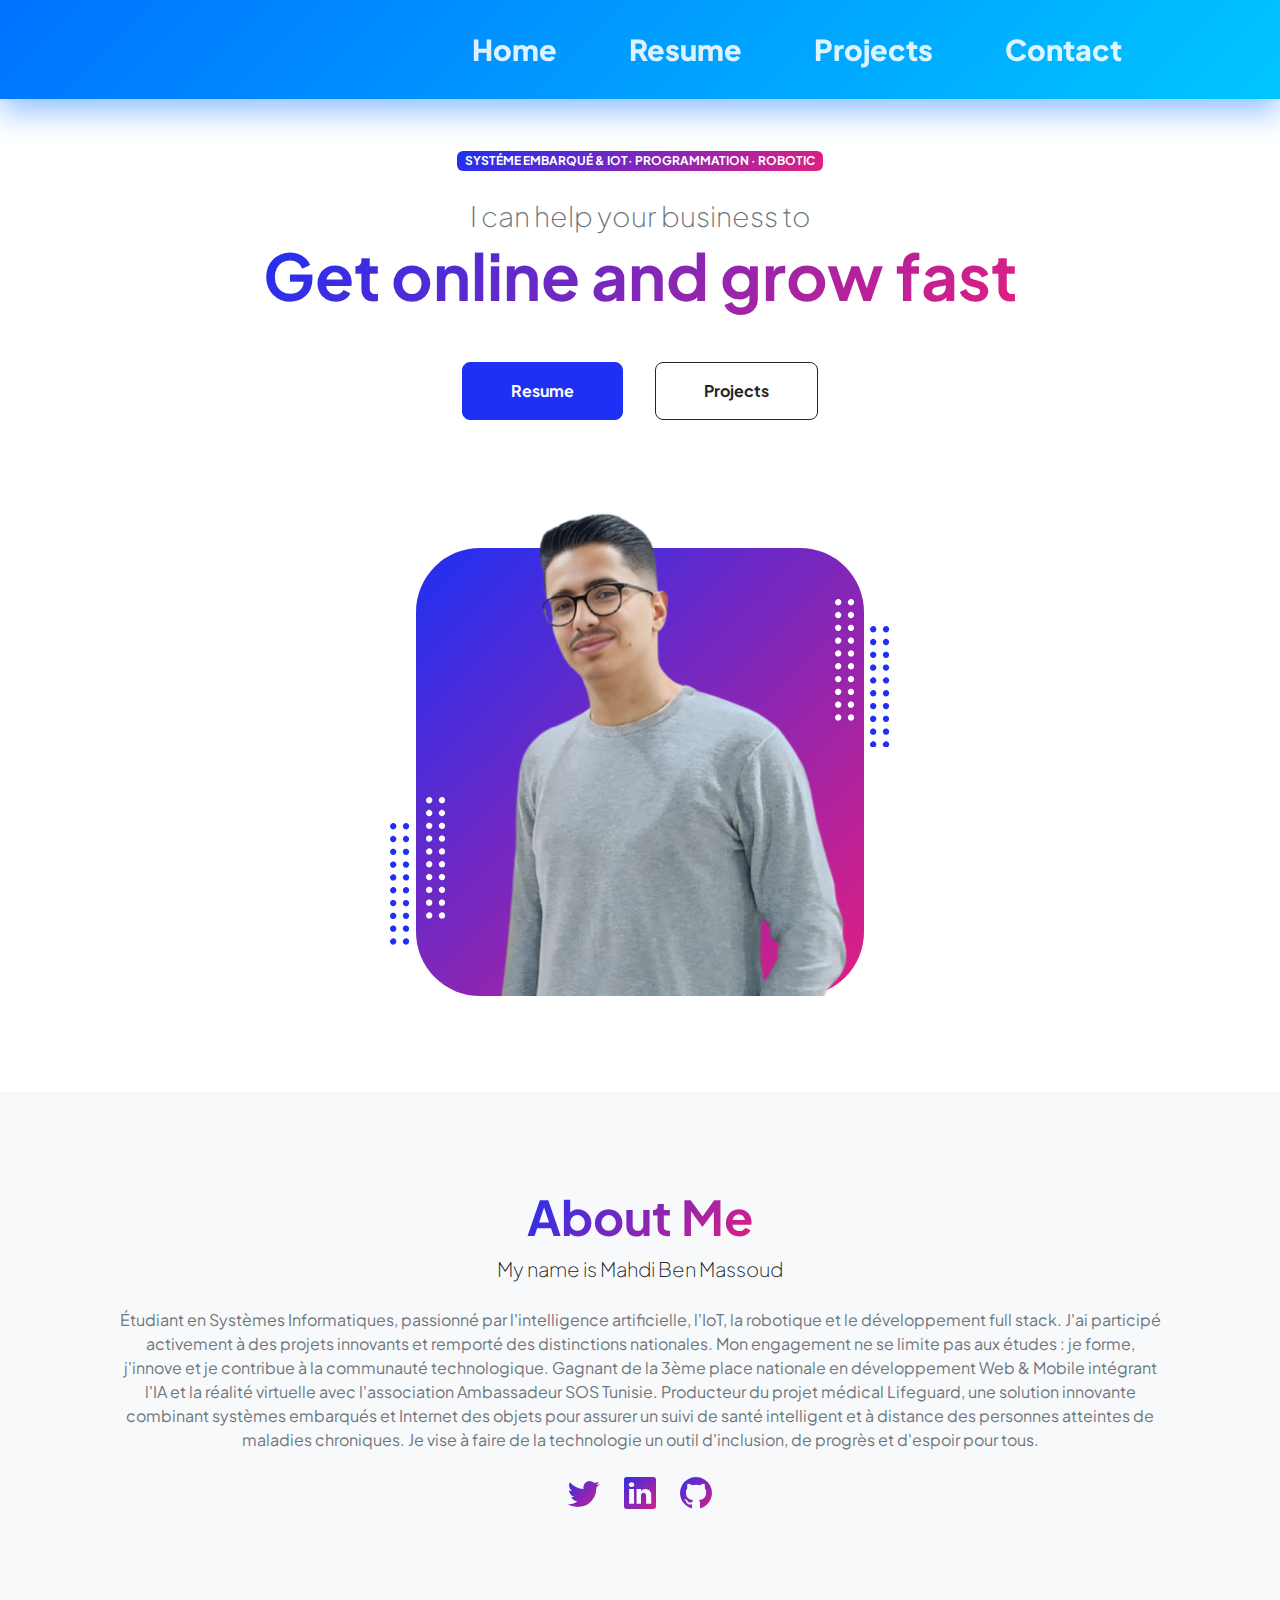
<file: index.html>
<!DOCTYPE html>
<html lang="en">
    <head>
        <meta charset="utf-8" />
        <meta name="viewport" content="width=device-width, initial-scale=1, shrink-to-fit=no" />
        <meta name="description" content="" />
        <meta name="author" content="" />
        <title>Personal - Start Bootstrap Theme</title>
        <!-- Favicon-->
        <link rel="icon" type="image/x-icon" href="assets/favicon.ico" />
        <!-- Custom Google font-->
        <link rel="preconnect" href="https://fonts.googleapis.com" />
        <link rel="preconnect" href="https://fonts.gstatic.com" crossorigin />
        <link href="https://fonts.googleapis.com/css2?family=Plus+Jakarta+Sans:wght@100;200;300;400;500;600;700;800;900&amp;display=swap" rel="stylesheet" />
        <!-- Bootstrap icons-->
        <link href="https://cdn.jsdelivr.net/npm/bootstrap-icons@1.8.1/font/bootstrap-icons.css" rel="stylesheet" />
        <!-- Core theme CSS (includes Bootstrap)-->
        <link href="css/styles.css" rel="stylesheet" />
    </head>
    <body class="d-flex flex-column h-100">
        <main class="flex-shrink-0">
            <!-- Navigation-->
            <nav class="navbar navbar-expand-lg navbar-light bg-white py-3">
                <div class="container px-5">
                    <a class="navbar-brand" href="index.html"><span class="fw-bolder text-primary"></span></a>
                    <button class="navbar-toggler" type="button" data-bs-toggle="collapse" data-bs-target="#navbarSupportedContent" aria-controls="navbarSupportedContent" aria-expanded="false" aria-label="Toggle navigation"><span class="navbar-toggler-icon"></span></button>
                    <div class="collapse navbar-collapse" id="navbarSupportedContent">
                        <ul class="navbar-nav ms-auto mb-2 mb-lg-0 small fw-bolder">
                            <li class="nav-item"><a class="nav-link" href="index.html">Home</a></li>
                            <li class="nav-item"><a class="nav-link" href="resume.html">Resume</a></li>
                            <li class="nav-item"><a class="nav-link" href="projects.html">Projects</a></li>
                            <li class="nav-item"><a class="nav-link" href="contact.html">Contact</a></li>
                        </ul>
                    </div>
                </div>
            </nav>
            <!-- Header-->
            <header class="py-5">
                <div class="container px-5 pb-5">
                    <div class="row gx-5 align-items-center">
                        <div class="col-xxl-5">
                            <!-- Header text content-->
                            <div class="text-center text-xxl-start">
                                <div class="badge bg-gradient-primary-to-secondary text-white mb-4"><div class="text-uppercase">systéme embarqué & IoT&middot; programmation &middot; robotic</div></div>
                                <div class="fs-3 fw-light text-muted">I can help your business to</div>
                                <h1 class="display-3 fw-bolder mb-5"><span class="text-gradient d-inline">Get online and grow fast</span></h1>
                                <div class="d-grid gap-3 d-sm-flex justify-content-sm-center justify-content-xxl-start mb-3">
                                    <a class="btn btn-primary btn-lg px-5 py-3 me-sm-3 fs-6 fw-bolder" href="resume.html">Resume</a>
                                    <a class="btn btn-outline-dark btn-lg px-5 py-3 fs-6 fw-bolder" href="projects.html">Projects</a>
                                </div>
                            </div>
                        </div>
                      <div class="col-xxl-7">
                            <!-- Header profile picture-->
                            <div class="d-flex justify-content-center mt-5 mt-xxl-0">
                                <div class="profile bg-gradient-primary-to-secondary">
                                    <!-- TIP: For best results, use a photo with a transparent background like the demo example below-->
                                    <!-- Watch a tutorial on how to do this on YouTube (link)-->
                                    <img class="profile-img" src="ZINGO-removebg-preview.png" alt="..." />
                                    <div class="dots-1">
                                        <!-- SVG Dots-->
                                        <svg version="1.1" xmlns="http://www.w3.org/2000/svg" xmlns:xlink="http://www.w3.org/1999/xlink" x="0px" y="0px" viewBox="0 0 191.6 1215.4" style="enable-background: new 0 0 191.6 1215.4" xml:space="preserve">
                                            <g transform="translate(0.000000,1280.000000) scale(0.100000,-0.100000)">
                                                <path d="M227.7,12788.6c-105-35-200-141-222-248c-43-206,163-412,369-369c155,32,275,190,260,339c-11,105-90,213-190,262        C383.7,12801.6,289.7,12808.6,227.7,12788.6z"></path>
                                                <path d="M1507.7,12788.6c-151-50-253-216-222-362c25-119,136-230,254-255c194-41,395,142,375,339c-11,105-90,213-190,262        C1663.7,12801.6,1569.7,12808.6,1507.7,12788.6z"></path>
                                                <path d="M227.7,11508.6c-105-35-200-141-222-248c-43-206,163-412,369-369c155,32,275,190,260,339c-11,105-90,213-190,262        C383.7,11521.6,289.7,11528.6,227.7,11508.6z"></path>
                                                <path d="M1507.7,11508.6c-151-50-253-216-222-362c25-119,136-230,254-255c194-41,395,142,375,339c-11,105-90,213-190,262        C1663.7,11521.6,1569.7,11528.6,1507.7,11508.6z"></path>
                                                <path d="M227.7,10228.6c-105-35-200-141-222-248c-43-206,163-412,369-369c155,32,275,190,260,339c-11,105-90,213-190,262        C383.7,10241.6,289.7,10248.6,227.7,10228.6z"></path>
                                                <path d="M1507.7,10228.6c-105-35-200-141-222-248c-43-206,163-412,369-369c155,32,275,190,260,339c-11,105-90,213-190,262        C1663.7,10241.6,1569.7,10248.6,1507.7,10228.6z"></path>
                                                <path d="M227.7,8948.6c-105-35-200-141-222-248c-43-206,163-412,369-369c155,32,275,190,260,339c-11,105-90,213-190,262        C383.7,8961.6,289.7,8968.6,227.7,8948.6z"></path>
                                                <path d="M1507.7,8948.6c-105-35-200-141-222-248c-43-206,163-412,369-369c155,32,275,190,260,339c-11,105-90,213-190,262        C1663.7,8961.6,1569.7,8968.6,1507.7,8948.6z"></path>
                                                <path d="M227.7,7668.6c-105-35-200-141-222-248c-43-206,163-412,369-369c155,32,275,190,260,339c-11,105-90,213-190,262        C383.7,7681.6,289.7,7688.6,227.7,7668.6z"></path>
                                                <path d="M1507.7,7668.6c-105-35-200-141-222-248c-43-206,163-412,369-369c155,32,275,190,260,339c-11,105-90,213-190,262        C1663.7,7681.6,1569.7,7688.6,1507.7,7668.6z"></path>
                                                <path d="M227.7,6388.6c-105-35-200-141-222-248c-43-206,163-412,369-369c155,32,275,190,260,339c-11,105-90,213-190,262        C383.7,6401.6,289.7,6408.6,227.7,6388.6z"></path>
                                                <path d="M1507.7,6388.6c-105-35-200-141-222-248c-43-206,163-412,369-369c155,32,275,190,260,339c-11,105-90,213-190,262        C1663.7,6401.6,1569.7,6408.6,1507.7,6388.6z"></path>
                                                <path d="M227.7,5108.6c-105-35-200-141-222-248c-43-206,163-412,369-369c155,32,275,190,260,339c-11,105-90,213-190,262        C383.7,5121.6,289.7,5128.6,227.7,5108.6z"></path>
                                                <path d="M1507.7,5108.6c-105-35-200-141-222-248c-43-206,163-412,369-369c155,32,275,190,260,339c-11,105-90,213-190,262        C1663.7,5121.6,1569.7,5128.6,1507.7,5108.6z"></path>
                                                <path d="M227.7,3828.6c-105-35-200-141-222-248c-43-206,163-412,369-369c155,32,275,190,260,339c-11,105-90,213-190,262        C383.7,3841.6,289.7,3848.6,227.7,3828.6z"></path>
                                                <path d="M1507.7,3828.6c-105-35-200-141-222-248c-43-206,163-412,369-369c155,32,275,190,260,339c-11,105-90,213-190,262        C1663.7,3841.6,1569.7,3848.6,1507.7,3828.6z"></path>
                                                <path d="M227.7,2548.6c-105-35-200-141-222-248c-43-206,163-412,369-369c155,32,275,190,260,339c-11,105-90,213-190,262        C383.7,2561.6,289.7,2568.6,227.7,2548.6z"></path>
                                                <path d="M1507.7,2548.6c-105-35-200-141-222-248c-43-206,163-412,369-369c155,32,275,190,260,339c-11,105-90,213-190,262        C1663.7,2561.6,1569.7,2568.6,1507.7,2548.6z"></path>
                                                <path d="M227.7,1268.6c-105-35-200-141-222-248c-43-206,163-412,369-369c155,32,275,190,260,339c-11,105-90,213-190,262        C383.7,1281.6,289.7,1288.6,227.7,1268.6z"></path>
                                                <path d="M1507.7,1268.6c-105-35-200-141-222-248c-43-206,163-412,369-369c155,32,275,190,260,339c-11,105-90,213-190,262        C1663.7,1281.6,1569.7,1288.6,1507.7,1268.6z"></path>
                                            </g>
                                        </svg>
                                        <!-- END of SVG dots-->
                                    </div>
                                    <div class="dots-2">
                                        <!-- SVG Dots-->
                                        <svg version="1.1" xmlns="http://www.w3.org/2000/svg" xmlns:xlink="http://www.w3.org/1999/xlink" x="0px" y="0px" viewBox="0 0 191.6 1215.4" style="enable-background: new 0 0 191.6 1215.4" xml:space="preserve">
                                            <g transform="translate(0.000000,1280.000000) scale(0.100000,-0.100000)">
                                                <path d="M227.7,12788.6c-105-35-200-141-222-248c-43-206,163-412,369-369c155,32,275,190,260,339c-11,105-90,213-190,262        C383.7,12801.6,289.7,12808.6,227.7,12788.6z"></path>
                                                <path d="M1507.7,12788.6c-151-50-253-216-222-362c25-119,136-230,254-255c194-41,395,142,375,339c-11,105-90,213-190,262        C1663.7,12801.6,1569.7,12808.6,1507.7,12788.6z"></path>
                                                <path d="M227.7,11508.6c-105-35-200-141-222-248c-43-206,163-412,369-369c155,32,275,190,260,339c-11,105-90,213-190,262        C383.7,11521.6,289.7,11528.6,227.7,11508.6z"></path>
                                                <path d="M1507.7,11508.6c-151-50-253-216-222-362c25-119,136-230,254-255c194-41,395,142,375,339c-11,105-90,213-190,262        C1663.7,11521.6,1569.7,11528.6,1507.7,11508.6z"></path>
                                                <path d="M227.7,10228.6c-105-35-200-141-222-248c-43-206,163-412,369-369c155,32,275,190,260,339c-11,105-90,213-190,262        C383.7,10241.6,289.7,10248.6,227.7,10228.6z"></path>
                                                <path d="M1507.7,10228.6c-105-35-200-141-222-248c-43-206,163-412,369-369c155,32,275,190,260,339c-11,105-90,213-190,262        C1663.7,10241.6,1569.7,10248.6,1507.7,10228.6z"></path>
                                                <path d="M227.7,8948.6c-105-35-200-141-222-248c-43-206,163-412,369-369c155,32,275,190,260,339c-11,105-90,213-190,262        C383.7,8961.6,289.7,8968.6,227.7,8948.6z"></path>
                                                <path d="M1507.7,8948.6c-105-35-200-141-222-248c-43-206,163-412,369-369c155,32,275,190,260,339c-11,105-90,213-190,262        C1663.7,8961.6,1569.7,8968.6,1507.7,8948.6z"></path>
                                                <path d="M227.7,7668.6c-105-35-200-141-222-248c-43-206,163-412,369-369c155,32,275,190,260,339c-11,105-90,213-190,262        C383.7,7681.6,289.7,7688.6,227.7,7668.6z"></path>
                                                <path d="M1507.7,7668.6c-105-35-200-141-222-248c-43-206,163-412,369-369c155,32,275,190,260,339c-11,105-90,213-190,262        C1663.7,7681.6,1569.7,7688.6,1507.7,7668.6z"></path>
                                                <path d="M227.7,6388.6c-105-35-200-141-222-248c-43-206,163-412,369-369c155,32,275,190,260,339c-11,105-90,213-190,262        C383.7,6401.6,289.7,6408.6,227.7,6388.6z"></path>
                                                <path d="M1507.7,6388.6c-105-35-200-141-222-248c-43-206,163-412,369-369c155,32,275,190,260,339c-11,105-90,213-190,262        C1663.7,6401.6,1569.7,6408.6,1507.7,6388.6z"></path>
                                                <path d="M227.7,5108.6c-105-35-200-141-222-248c-43-206,163-412,369-369c155,32,275,190,260,339c-11,105-90,213-190,262        C383.7,5121.6,289.7,5128.6,227.7,5108.6z"></path>
                                                <path d="M1507.7,5108.6c-105-35-200-141-222-248c-43-206,163-412,369-369c155,32,275,190,260,339c-11,105-90,213-190,262        C1663.7,5121.6,1569.7,5128.6,1507.7,5108.6z"></path>
                                                <path d="M227.7,3828.6c-105-35-200-141-222-248c-43-206,163-412,369-369c155,32,275,190,260,339c-11,105-90,213-190,262        C383.7,3841.6,289.7,3848.6,227.7,3828.6z"></path>
                                                <path d="M1507.7,3828.6c-105-35-200-141-222-248c-43-206,163-412,369-369c155,32,275,190,260,339c-11,105-90,213-190,262        C1663.7,3841.6,1569.7,3848.6,1507.7,3828.6z"></path>
                                                <path d="M227.7,2548.6c-105-35-200-141-222-248c-43-206,163-412,369-369c155,32,275,190,260,339c-11,105-90,213-190,262        C383.7,2561.6,289.7,2568.6,227.7,2548.6z"></path>
                                                <path d="M1507.7,2548.6c-105-35-200-141-222-248c-43-206,163-412,369-369c155,32,275,190,260,339c-11,105-90,213-190,262        C1663.7,2561.6,1569.7,2568.6,1507.7,2548.6z"></path>
                                                <path d="M227.7,1268.6c-105-35-200-141-222-248c-43-206,163-412,369-369c155,32,275,190,260,339c-11,105-90,213-190,262        C383.7,1281.6,289.7,1288.6,227.7,1268.6z"></path>
                                                <path d="M1507.7,1268.6c-105-35-200-141-222-248c-43-206,163-412,369-369c155,32,275,190,260,339c-11,105-90,213-190,262        C1663.7,1281.6,1569.7,1288.6,1507.7,1268.6z"></path>
                                            </g>
                                        </svg>
                                        <!-- END of SVG dots-->
                                    </div>
                                    <div class="dots-3">
                                        <!-- SVG Dots-->
                                        <svg version="1.1" xmlns="http://www.w3.org/2000/svg" xmlns:xlink="http://www.w3.org/1999/xlink" x="0px" y="0px" viewBox="0 0 191.6 1215.4" style="enable-background: new 0 0 191.6 1215.4" xml:space="preserve">
                                            <g transform="translate(0.000000,1280.000000) scale(0.100000,-0.100000)">
                                                <path d="M227.7,12788.6c-105-35-200-141-222-248c-43-206,163-412,369-369c155,32,275,190,260,339c-11,105-90,213-190,262        C383.7,12801.6,289.7,12808.6,227.7,12788.6z"></path>
                                                <path d="M1507.7,12788.6c-151-50-253-216-222-362c25-119,136-230,254-255c194-41,395,142,375,339c-11,105-90,213-190,262        C1663.7,12801.6,1569.7,12808.6,1507.7,12788.6z"></path>
                                                <path d="M227.7,11508.6c-105-35-200-141-222-248c-43-206,163-412,369-369c155,32,275,190,260,339c-11,105-90,213-190,262        C383.7,11521.6,289.7,11528.6,227.7,11508.6z"></path>
                                                <path d="M1507.7,11508.6c-151-50-253-216-222-362c25-119,136-230,254-255c194-41,395,142,375,339c-11,105-90,213-190,262        C1663.7,11521.6,1569.7,11528.6,1507.7,11508.6z"></path>
                                                <path d="M227.7,10228.6c-105-35-200-141-222-248c-43-206,163-412,369-369c155,32,275,190,260,339c-11,105-90,213-190,262        C383.7,10241.6,289.7,10248.6,227.7,10228.6z"></path>
                                                <path d="M1507.7,10228.6c-105-35-200-141-222-248c-43-206,163-412,369-369c155,32,275,190,260,339c-11,105-90,213-190,262        C1663.7,10241.6,1569.7,10248.6,1507.7,10228.6z"></path>
                                                <path d="M227.7,8948.6c-105-35-200-141-222-248c-43-206,163-412,369-369c155,32,275,190,260,339c-11,105-90,213-190,262        C383.7,8961.6,289.7,8968.6,227.7,8948.6z"></path>
                                                <path d="M1507.7,8948.6c-105-35-200-141-222-248c-43-206,163-412,369-369c155,32,275,190,260,339c-11,105-90,213-190,262        C1663.7,8961.6,1569.7,8968.6,1507.7,8948.6z"></path>
                                                <path d="M227.7,7668.6c-105-35-200-141-222-248c-43-206,163-412,369-369c155,32,275,190,260,339c-11,105-90,213-190,262        C383.7,7681.6,289.7,7688.6,227.7,7668.6z"></path>
                                                <path d="M1507.7,7668.6c-105-35-200-141-222-248c-43-206,163-412,369-369c155,32,275,190,260,339c-11,105-90,213-190,262        C1663.7,7681.6,1569.7,7688.6,1507.7,7668.6z"></path>
                                                <path d="M227.7,6388.6c-105-35-200-141-222-248c-43-206,163-412,369-369c155,32,275,190,260,339c-11,105-90,213-190,262        C383.7,6401.6,289.7,6408.6,227.7,6388.6z"></path>
                                                <path d="M1507.7,6388.6c-105-35-200-141-222-248c-43-206,163-412,369-369c155,32,275,190,260,339c-11,105-90,213-190,262        C1663.7,6401.6,1569.7,6408.6,1507.7,6388.6z"></path>
                                                <path d="M227.7,5108.6c-105-35-200-141-222-248c-43-206,163-412,369-369c155,32,275,190,260,339c-11,105-90,213-190,262        C383.7,5121.6,289.7,5128.6,227.7,5108.6z"></path>
                                                <path d="M1507.7,5108.6c-105-35-200-141-222-248c-43-206,163-412,369-369c155,32,275,190,260,339c-11,105-90,213-190,262        C1663.7,5121.6,1569.7,5128.6,1507.7,5108.6z"></path>
                                                <path d="M227.7,3828.6c-105-35-200-141-222-248c-43-206,163-412,369-369c155,32,275,190,260,339c-11,105-90,213-190,262        C383.7,3841.6,289.7,3848.6,227.7,3828.6z"></path>
                                                <path d="M1507.7,3828.6c-105-35-200-141-222-248c-43-206,163-412,369-369c155,32,275,190,260,339c-11,105-90,213-190,262        C1663.7,3841.6,1569.7,3848.6,1507.7,3828.6z"></path>
                                                <path d="M227.7,2548.6c-105-35-200-141-222-248c-43-206,163-412,369-369c155,32,275,190,260,339c-11,105-90,213-190,262        C383.7,2561.6,289.7,2568.6,227.7,2548.6z"></path>
                                                <path d="M1507.7,2548.6c-105-35-200-141-222-248c-43-206,163-412,369-369c155,32,275,190,260,339c-11,105-90,213-190,262        C1663.7,2561.6,1569.7,2568.6,1507.7,2548.6z"></path>
                                                <path d="M227.7,1268.6c-105-35-200-141-222-248c-43-206,163-412,369-369c155,32,275,190,260,339c-11,105-90,213-190,262        C383.7,1281.6,289.7,1288.6,227.7,1268.6z"></path>
                                                <path d="M1507.7,1268.6c-105-35-200-141-222-248c-43-206,163-412,369-369c155,32,275,190,260,339c-11,105-90,213-190,262        C1663.7,1281.6,1569.7,1288.6,1507.7,1268.6z"></path>
                                            </g>
                                        </svg>
                                        <!-- END of SVG dots-->
                                    </div>
                                    <div class="dots-4">
                                        <!-- SVG Dots-->
                                        <svg version="1.1" xmlns="http://www.w3.org/2000/svg" xmlns:xlink="http://www.w3.org/1999/xlink" x="0px" y="0px" viewBox="0 0 191.6 1215.4" style="enable-background: new 0 0 191.6 1215.4" xml:space="preserve">
                                            <g transform="translate(0.000000,1280.000000) scale(0.100000,-0.100000)">
                                                <path d="M227.7,12788.6c-105-35-200-141-222-248c-43-206,163-412,369-369c155,32,275,190,260,339c-11,105-90,213-190,262        C383.7,12801.6,289.7,12808.6,227.7,12788.6z"></path>
                                                <path d="M1507.7,12788.6c-151-50-253-216-222-362c25-119,136-230,254-255c194-41,395,142,375,339c-11,105-90,213-190,262        C1663.7,12801.6,1569.7,12808.6,1507.7,12788.6z"></path>
                                                <path d="M227.7,11508.6c-105-35-200-141-222-248c-43-206,163-412,369-369c155,32,275,190,260,339c-11,105-90,213-190,262        C383.7,11521.6,289.7,11528.6,227.7,11508.6z"></path>
                                                <path d="M1507.7,11508.6c-151-50-253-216-222-362c25-119,136-230,254-255c194-41,395,142,375,339c-11,105-90,213-190,262        C1663.7,11521.6,1569.7,11528.6,1507.7,11508.6z"></path>
                                                <path d="M227.7,10228.6c-105-35-200-141-222-248c-43-206,163-412,369-369c155,32,275,190,260,339c-11,105-90,213-190,262        C383.7,10241.6,289.7,10248.6,227.7,10228.6z"></path>
                                                <path d="M1507.7,10228.6c-105-35-200-141-222-248c-43-206,163-412,369-369c155,32,275,190,260,339c-11,105-90,213-190,262        C1663.7,10241.6,1569.7,10248.6,1507.7,10228.6z"></path>
                                                <path d="M227.7,8948.6c-105-35-200-141-222-248c-43-206,163-412,369-369c155,32,275,190,260,339c-11,105-90,213-190,262        C383.7,8961.6,289.7,8968.6,227.7,8948.6z"></path>
                                                <path d="M1507.7,8948.6c-105-35-200-141-222-248c-43-206,163-412,369-369c155,32,275,190,260,339c-11,105-90,213-190,262        C1663.7,8961.6,1569.7,8968.6,1507.7,8948.6z"></path>
                                                <path d="M227.7,7668.6c-105-35-200-141-222-248c-43-206,163-412,369-369c155,32,275,190,260,339c-11,105-90,213-190,262        C383.7,7681.6,289.7,7688.6,227.7,7668.6z"></path>
                                                <path d="M1507.7,7668.6c-105-35-200-141-222-248c-43-206,163-412,369-369c155,32,275,190,260,339c-11,105-90,213-190,262        C1663.7,7681.6,1569.7,7688.6,1507.7,7668.6z"></path>
                                                <path d="M227.7,6388.6c-105-35-200-141-222-248c-43-206,163-412,369-369c155,32,275,190,260,339c-11,105-90,213-190,262        C383.7,6401.6,289.7,6408.6,227.7,6388.6z"></path>
                                                <path d="M1507.7,6388.6c-105-35-200-141-222-248c-43-206,163-412,369-369c155,32,275,190,260,339c-11,105-90,213-190,262        C1663.7,6401.6,1569.7,6408.6,1507.7,6388.6z"></path>
                                                <path d="M227.7,5108.6c-105-35-200-141-222-248c-43-206,163-412,369-369c155,32,275,190,260,339c-11,105-90,213-190,262        C383.7,5121.6,289.7,5128.6,227.7,5108.6z"></path>
                                                <path d="M1507.7,5108.6c-105-35-200-141-222-248c-43-206,163-412,369-369c155,32,275,190,260,339c-11,105-90,213-190,262        C1663.7,5121.6,1569.7,5128.6,1507.7,5108.6z"></path>
                                                <path d="M227.7,3828.6c-105-35-200-141-222-248c-43-206,163-412,369-369c155,32,275,190,260,339c-11,105-90,213-190,262        C383.7,3841.6,289.7,3848.6,227.7,3828.6z"></path>
                                                <path d="M1507.7,3828.6c-105-35-200-141-222-248c-43-206,163-412,369-369c155,32,275,190,260,339c-11,105-90,213-190,262        C1663.7,3841.6,1569.7,3848.6,1507.7,3828.6z"></path>
                                                <path d="M227.7,2548.6c-105-35-200-141-222-248c-43-206,163-412,369-369c155,32,275,190,260,339c-11,105-90,213-190,262        C383.7,2561.6,289.7,2568.6,227.7,2548.6z"></path>
                                                <path d="M1507.7,2548.6c-105-35-200-141-222-248c-43-206,163-412,369-369c155,32,275,190,260,339c-11,105-90,213-190,262        C1663.7,2561.6,1569.7,2568.6,1507.7,2548.6z"></path>
                                                <path d="M227.7,1268.6c-105-35-200-141-222-248c-43-206,163-412,369-369c155,32,275,190,260,339c-11,105-90,213-190,262        C383.7,1281.6,289.7,1288.6,227.7,1268.6z"></path>
                                                <path d="M1507.7,1268.6c-105-35-200-141-222-248c-43-206,163-412,369-369c155,32,275,190,260,339c-11,105-90,213-190,262        C1663.7,1281.6,1569.7,1288.6,1507.7,1268.6z"></path>
                                            </g>
                                        </svg>
                                        <!-- END of SVG dots-->
                                    </div>
                                </div>
                            </div>
                        </div>
                    </div>
                </div>
            </header>
            <!-- About Section-->
            <section class="bg-light py-5">
                <div class="container px-5">
                    <div class="row gx-5 justify-content-center">
                        <div class="col-xxl-8">
                            <div class="text-center my-5">
                                <h2 class="display-5 fw-bolder"><span class="text-gradient d-inline">About Me</span></h2>
                                <p class="lead fw-light mb-4">My name is Mahdi Ben Massoud </p>
                                <p class="text-muted">Étudiant en Systèmes Informatiques, passionné par l'intelligence artificielle, l'IoT, la robotique et le développement full stack. J'ai participé activement à des projets innovants et remporté des distinctions nationales. Mon engagement ne se limite pas aux études : je forme, j'innove et je contribue à la communauté technologique. Gagnant de la 3ème place nationale en développement Web & Mobile intégrant l'IA et la réalité virtuelle avec l'association Ambassadeur SOS Tunisie. Producteur du projet médical Lifeguard, une solution innovante combinant systèmes embarqués et Internet des objets pour assurer un suivi de santé intelligent et à distance des personnes atteintes de maladies chroniques. Je vise à faire de la technologie un outil d'inclusion, de progrès et d'espoir pour tous.

                                </p>
                                <div class="d-flex justify-content-center fs-2 gap-4">
                                    <a class="text-gradient" href="#!"><i class="bi bi-twitter"></i></a>
                                    <a class="text-gradient" href="#!"><i class="bi bi-linkedin"></i></a>
                                    <a class="text-gradient" href="#!"><i class="bi bi-github"></i></a>
                                </div>
                            </div>
                        </div>
                    </div>
                </div>
            </section>
        </main>

        <!-- Bootstrap core JS-->
        <script src="https://cdn.jsdelivr.net/npm/bootstrap@5.2.3/dist/js/bootstrap.bundle.min.js"></script>
        <!-- Core theme JS-->
        <script src="js/scripts.js"></script>
    </body>
</html>
</file>
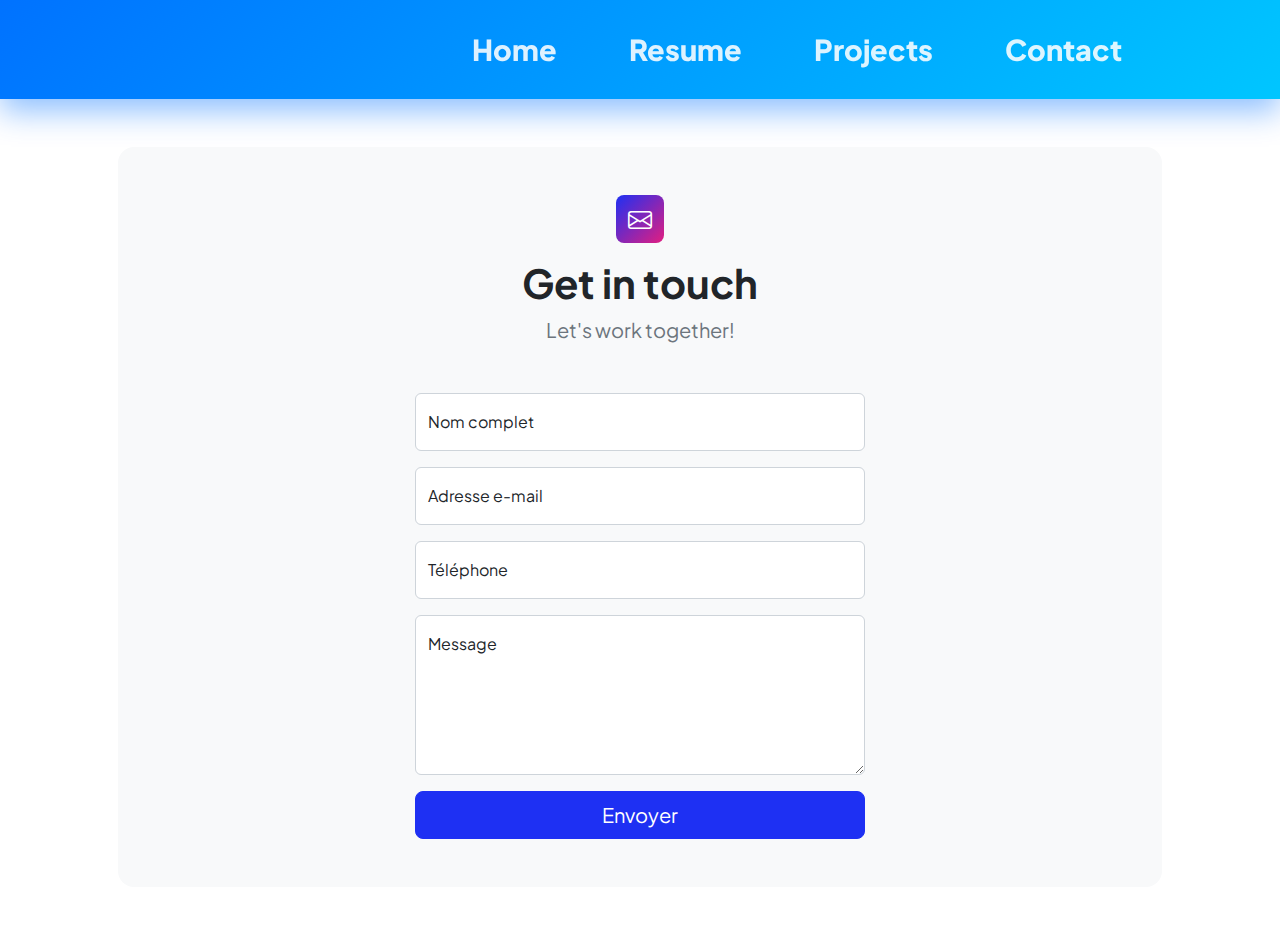
<file: contact.html>
<!DOCTYPE html>
<html lang="en">
<head>
    <meta charset="utf-8" />
    <meta name="viewport" content="width=device-width, initial-scale=1, shrink-to-fit=no" />
    <meta name="description" content />
    <meta name="author" content />
    <title>Modern Business - Start Bootstrap Template</title>
    <!-- Favicon-->
    <link rel="icon" type="image/x-icon" href="assets/favicon.ico" />
    <!-- Custom Google font-->
    <link rel="preconnect" href="https://fonts.googleapis.com" />
    <link rel="preconnect" href="https://fonts.gstatic.com" crossorigin />
    <link href="https://fonts.googleapis.com/css2?family=Plus+Jakarta+Sans:wght@100;200;300;400;500;600;700;800;900&amp;display=swap" rel="stylesheet" />
    <!-- Bootstrap icons-->
    <link href="https://cdn.jsdelivr.net/npm/bootstrap-icons@1.8.1/font/bootstrap-icons.css" rel="stylesheet" />
    <!-- Core theme CSS (includes Bootstrap)-->
    <link href="css/styles.css" rel="stylesheet" />
</head>
<body class="d-flex flex-column">
<main class="flex-shrink-0">
    <!-- Navigation-->
    <nav class="navbar navbar-expand-lg navbar-light bg-white py-3">
        <div class="container px-5">
            <a class="navbar-brand" href="index.html"><span class="fw-bolder text-primary"></span></a>
            <button class="navbar-toggler" type="button" data-bs-toggle="collapse"
                    data-bs-target="#navbarSupportedContent" aria-controls="navbarSupportedContent"
                    aria-expanded="false" aria-label="Toggle navigation"><span class="navbar-toggler-icon"></span>
            </button>
            <div class="collapse navbar-collapse" id="navbarSupportedContent">
                <ul class="navbar-nav ms-auto mb-2 mb-lg-0 small fw-bolder">
                    <li class="nav-item"><a class="nav-link" href="index.html">Home</a></li>
                    <li class="nav-item"><a class="nav-link" href="resume.html">Resume</a></li>
                    <li class="nav-item"><a class="nav-link" href="projects.html">Projects</a></li>
                    <li class="nav-item"><a class="nav-link" href="contact.html">Contact</a></li>
                </ul>
            </div>
        </div>
    </nav>

    <!-- Page content-->
    <section class="py-5">
        <div class="container px-5">
            <!-- Contact form-->
            <div class="bg-light rounded-4 py-5 px-4 px-md-5">
                <div class="text-center mb-5">
                    <div class="feature bg-primary bg-gradient-primary-to-secondary text-white rounded-3 mb-3">
                        <i class="bi bi-envelope"></i></div>
                    <h1 class="fw-bolder">Get in touch</h1>
                    <p class="lead fw-normal text-muted mb-0">Let's work together!</p>
                </div>
                <div class="row gx-5 justify-content-center">
                    <div class="col-lg-8 col-xl-6">
                        <!-- Contact form using mailto -->
                        <form action="mailto:mehdimassoud200@gmail.com" method="post" enctype="text/plain">
                            <!-- Name -->
                            <div class="form-floating mb-3">
                                <input class="form-control" id="name" name="Nom" type="text" placeholder="Votre nom complet" required />
                                <label for="name">Nom complet</label>
                            </div>
                            <!-- Email -->
                            <div class="form-floating mb-3">
                                <input class="form-control" id="email" name="Email" type="email" placeholder="votre@email.com" required />
                                <label for="email">Adresse e-mail</label>
                            </div>
                            <!-- Téléphone -->
                            <div class="form-floating mb-3">
                                <input class="form-control" id="phone" name="Téléphone" type="tel" placeholder="(123) 456-7890" />
                                <label for="phone">Téléphone</label>
                            </div>
                            <!-- Message -->
                            <div class="form-floating mb-3">
                                <textarea class="form-control" id="message" name="Message" placeholder="Votre message ici..." style="height: 10rem" required></textarea>
                                <label for="message">Message</label>
                            </div>
                            <!-- Submit Button -->
                            <div class="d-grid">
                                <button class="btn btn-primary btn-lg" type="submit">Envoyer</button>
                            </div>
                        </form>
          
                    </div>
                </div>
            </div>
        </div>
    </section>
</main>



<!-- Bootstrap core JS-->
<script src="https://cdn.jsdelivr.net/npm/bootstrap@5.2.3/dist/js/bootstrap.bundle.min.js"></script>
<!-- Core theme JS-->
<script src="js/scripts.js"></script>
</body>
</html>
</file>
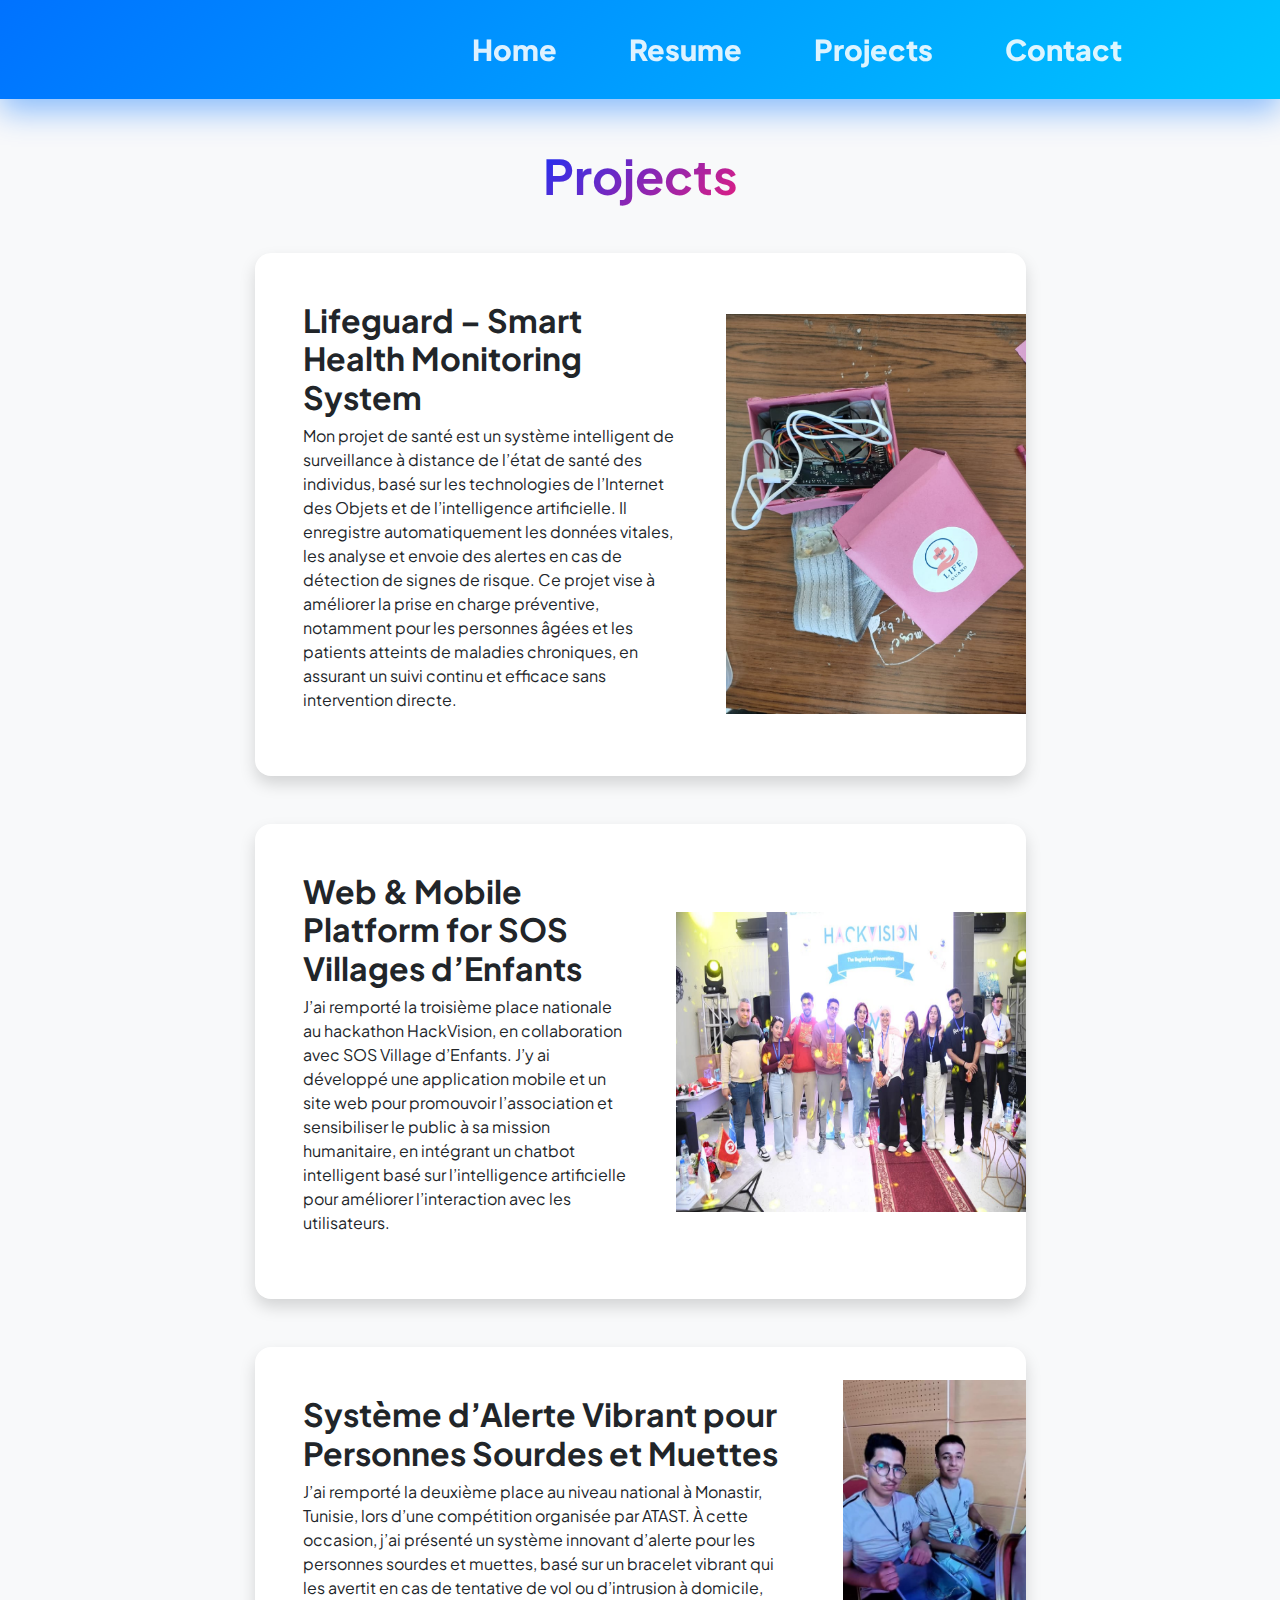
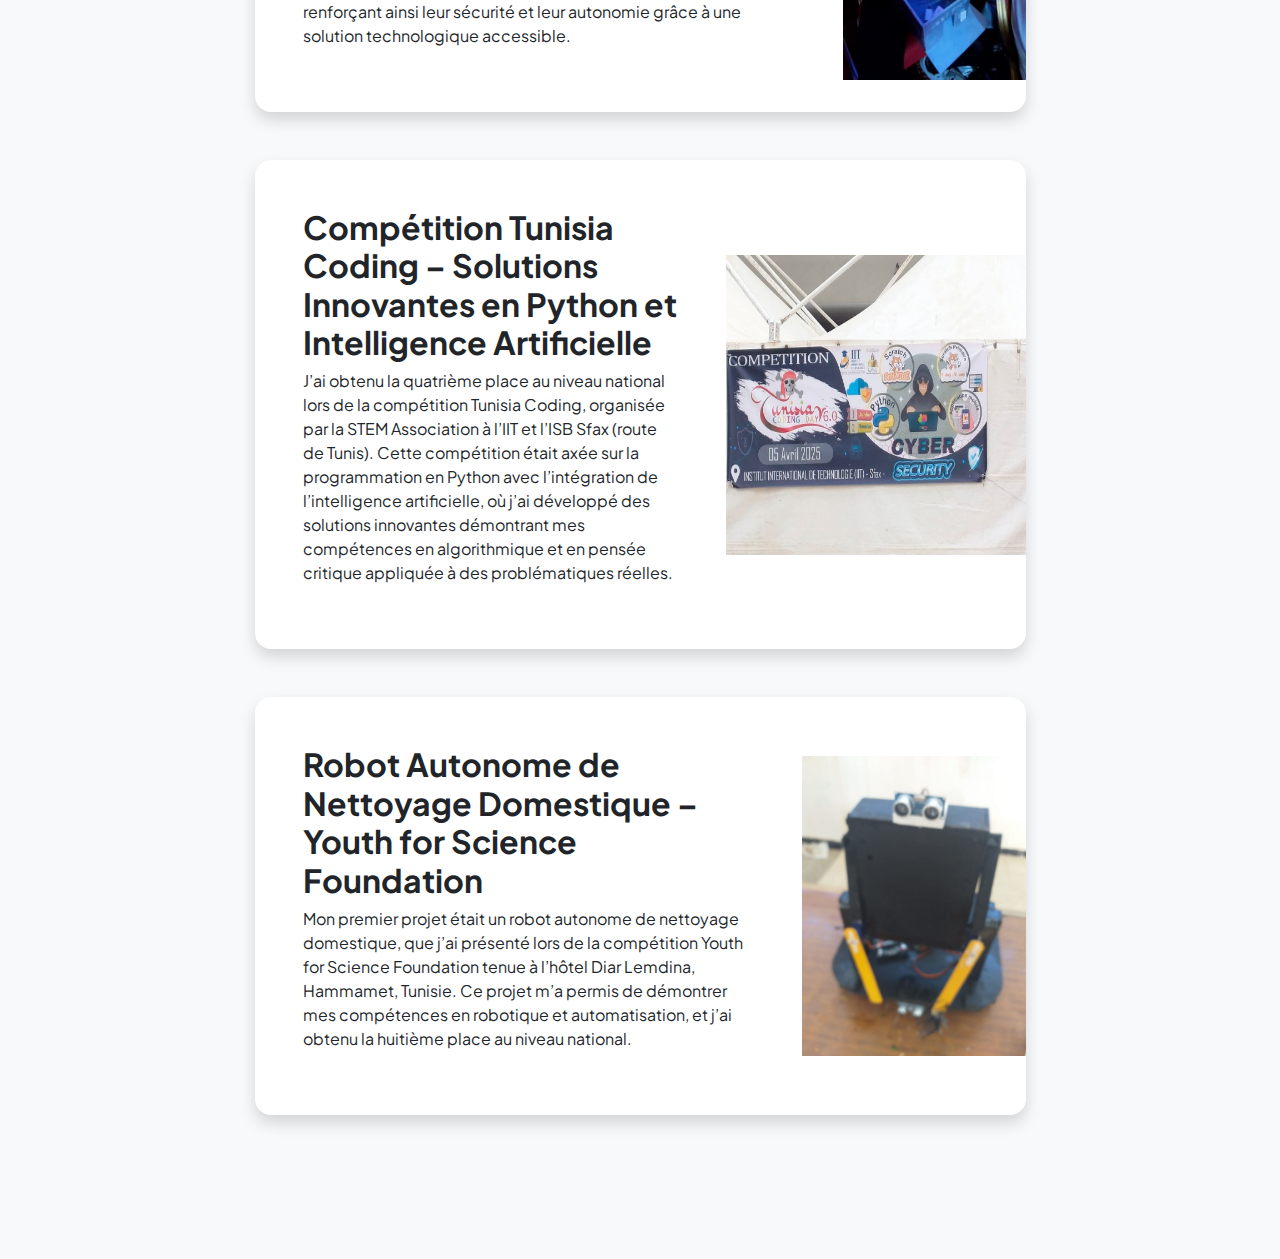
<file: projects.html>
<!DOCTYPE html>
<html lang="en">
<head>
    <meta charset="utf-8" />
    <meta name="viewport" content="width=device-width, initial-scale=1, shrink-to-fit=no" />
    <meta name="description" content="" />
    <meta name="author" content="" />
    <title>Modern Business - Start Bootstrap Template</title>
    <link rel="icon" type="image/x-icon" href="assets/favicon.ico" />
    <link rel="preconnect" href="https://fonts.googleapis.com" />
    <link rel="preconnect" href="https://fonts.gstatic.com" crossorigin />
    <link href="https://fonts.googleapis.com/css2?family=Plus+Jakarta+Sans:wght@100;200;300;400;500;600;700;800;900&display=swap" rel="stylesheet" />
    <link href="https://cdn.jsdelivr.net/npm/bootstrap-icons@1.8.1/font/bootstrap-icons.css" rel="stylesheet" />
    <link href="css/styles.css" rel="stylesheet" />
</head>
<body class="d-flex flex-column h-100 bg-light">
    <main class="flex-shrink-0">
        <!-- Navigation -->
        <nav class="navbar navbar-expand-lg navbar-light bg-white py-3">
            <div class="container px-5">
                <a class="navbar-brand" href="index.html"><span class="fw-bolder text-primary"></span></a>
                <button class="navbar-toggler" type="button" data-bs-toggle="collapse" data-bs-target="#navbarSupportedContent"
                    aria-controls="navbarSupportedContent" aria-expanded="false" aria-label="Toggle navigation">
                    <span class="navbar-toggler-icon"></span>
                </button>
                <div class="collapse navbar-collapse" id="navbarSupportedContent">
                    <ul class="navbar-nav ms-auto mb-2 mb-lg-0 small fw-bolder">
                        <li class="nav-item"><a class="nav-link" href="index.html">Home</a></li>
                        <li class="nav-item"><a class="nav-link" href="resume.html">Resume</a></li>
                        <li class="nav-item"><a class="nav-link" href="projects.html">Projects</a></li>
                        <li class="nav-item"><a class="nav-link" href="contact.html">Contact</a></li>
                    </ul>
                </div>
            </div>
        </nav>

        <!-- Projects Section -->
        <section class="py-5">
            <div class="container px-5 mb-5">
                <div class="text-center mb-5">
                    <h1 class="display-5 fw-bolder mb-0"><span class="text-gradient d-inline">Projects</span></h1>
                </div>

                <div class="row gx-5 justify-content-center">
                    <div class="col-lg-11 col-xl-9 col-xxl-8">
                        <!-- Project Card 1 -->
                        <div class="card overflow-hidden shadow rounded-4 border-0 mb-5">
                            <div class="card-body p-0">
                                <div class="d-flex align-items-center">
                                    <div class="p-5">
                                        <h2 class="fw-bolder">Lifeguard – Smart Health Monitoring System</h2>
                                        <p>
                                            Mon projet de santé est un système intelligent de surveillance à distance de l’état de santé des individus, basé sur les technologies de l’Internet des Objets et de l’intelligence artificielle. Il enregistre automatiquement les données vitales, les analyse et envoie des alertes en cas de détection de signes de risque. Ce projet vise à améliorer la prise en charge préventive, notamment pour les personnes âgées et les patients atteints de maladies chroniques, en assurant un suivi continu et efficace sans intervention directe.
                                        </p>
                                    </div>
                                    <img src="life-guard.jpg" width="600" height="400" />

                                </div>
                            </div>
                        </div>

                        <!-- Project Card 2 -->
                        <div class="card overflow-hidden shadow rounded-4 border-0 mb-5">
                            <div class="card-body p-0">
                                <div class="d-flex align-items-center">
                                    <div class="p-5">
                                        <h2 class="fw-bolder">Web & Mobile Platform for SOS Villages d’Enfants</h2>
                                        <p>
                                            J’ai remporté la troisième place nationale au hackathon HackVision, en collaboration avec SOS Village d’Enfants. J’y ai développé une application mobile et un site web pour promouvoir l’association et sensibiliser le public à sa mission humanitaire, en intégrant un chatbot intelligent basé sur l’intelligence artificielle pour améliorer l’interaction avec les utilisateurs.
                                        </p>
                                    </div>
                                    <img src="sos.jpg" width="350" height="300" />
                                </div>
                            </div>
                        </div>

                        <!-- Project Card 3 (Empty Template) -->
                        <div class="card overflow-hidden shadow rounded-4 border-0 mb-5">
                            <div class="card-body p-0">
                                <div class="d-flex align-items-center">
                                    <div class="p-5">
                                        <h2 class="fw-bolder">Système d’Alerte Vibrant pour Personnes Sourdes et Muettes</h2>
                                        <p>
                                            J’ai remporté la deuxième place au niveau national à Monastir, Tunisie, lors d’une compétition organisée par ATAST. À cette occasion, j’ai présenté un système innovant d’alerte pour les personnes sourdes et muettes, basé sur un bracelet vibrant qui les avertit en cas de tentative de vol ou d’intrusion à domicile, renforçant ainsi leur sécurité et leur autonomie grâce à une solution technologique accessible.
                                        </p>
                                    </div>
                                    <img src="deef.jpg" width="350" height="300" />
                                </div>
                            </div>
                        </div>

                        <!-- Project Card 4 (Empty Template) -->
                        <div class="card overflow-hidden shadow rounded-4 border-0 mb-5">
                            <div class="card-body p-0">
                                <div class="d-flex align-items-center">
                                    <div class="p-5">
                                        <h2 class="fw-bolder">Compétition Tunisia Coding – Solutions Innovantes en Python et Intelligence Artificielle</h2>
                                        <p>
                                            J’ai obtenu la quatrième place au niveau national lors de la compétition Tunisia Coding, organisée par la STEM Association à l’IIT et l’ISB Sfax (route de Tunis). Cette compétition était axée sur la programmation en Python avec l’intégration de l’intelligence artificielle, où j’ai développé des solutions innovantes démontrant mes compétences en algorithmique et en pensée critique appliquée à des problématiques réelles.
                                        </p>
                                    </div>
                                    <img src="tun.jpg" width="300" height="300" />
                                </div>
                            </div>
                        </div>

                        <!-- Project Card 5 (Empty Template) -->
                        <div class="card overflow-hidden shadow rounded-4 border-0 mb-5">
                            <div class="card-body p-0">
                                <div class="d-flex align-items-center">
                                    <div class="p-5">
                                        <h2 class="fw-bolder">Robot Autonome de Nettoyage Domestique – Youth for Science Foundation</h2>
                                        <p>
                                            Mon premier projet était un robot autonome de nettoyage domestique, que j’ai présenté lors de la compétition Youth for Science Foundation tenue à l’hôtel Diar Lemdina, Hammamet, Tunisie. Ce projet m’a permis de démontrer mes compétences en robotique et automatisation, et j’ai obtenu la huitième place au niveau national.
                                        </p>
                                    </div>
                                    <img src="robot.jpg" width="350" height="300" />
                                </div>
                            </div>
                        </div>

                    </div>
                </div>
            </div>
        </section>
    </main>

    <!-- Scripts -->
    <script src="js/scripts.js"></script>
</body>
</html>
</file>
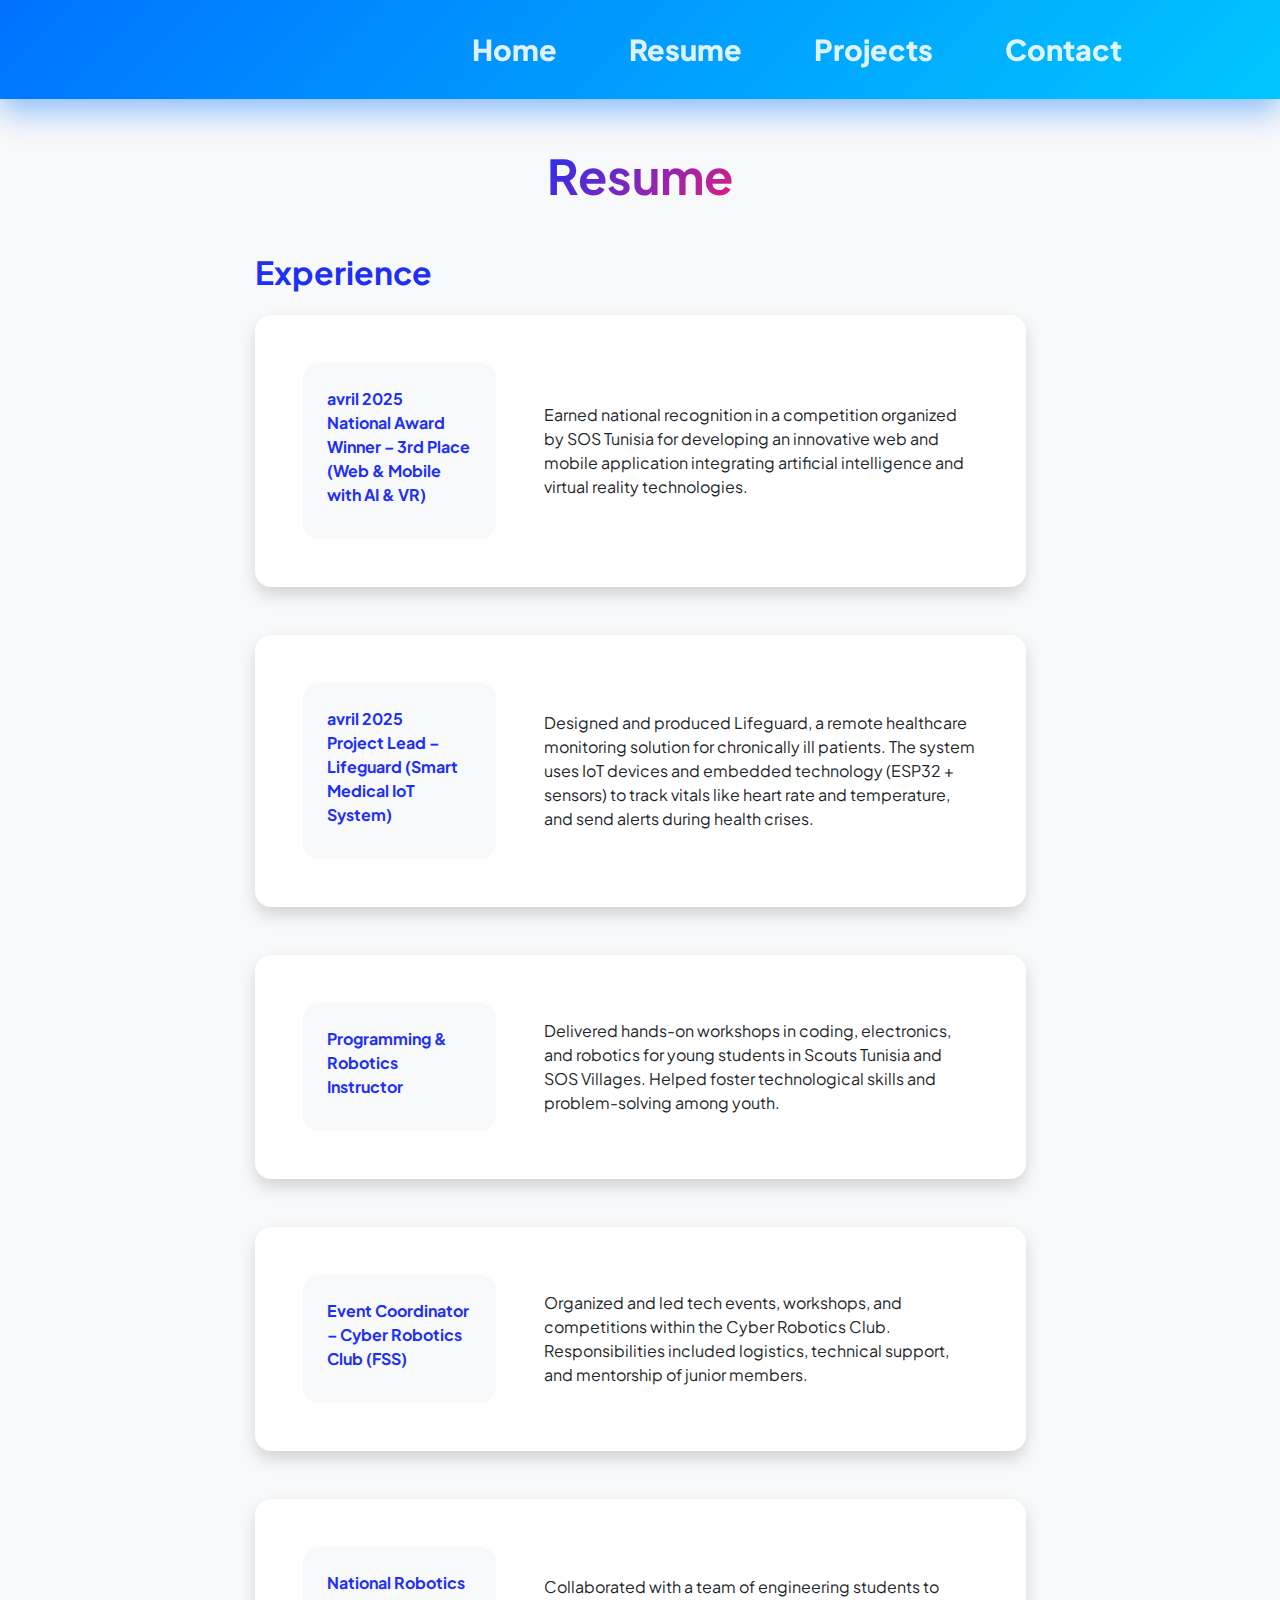
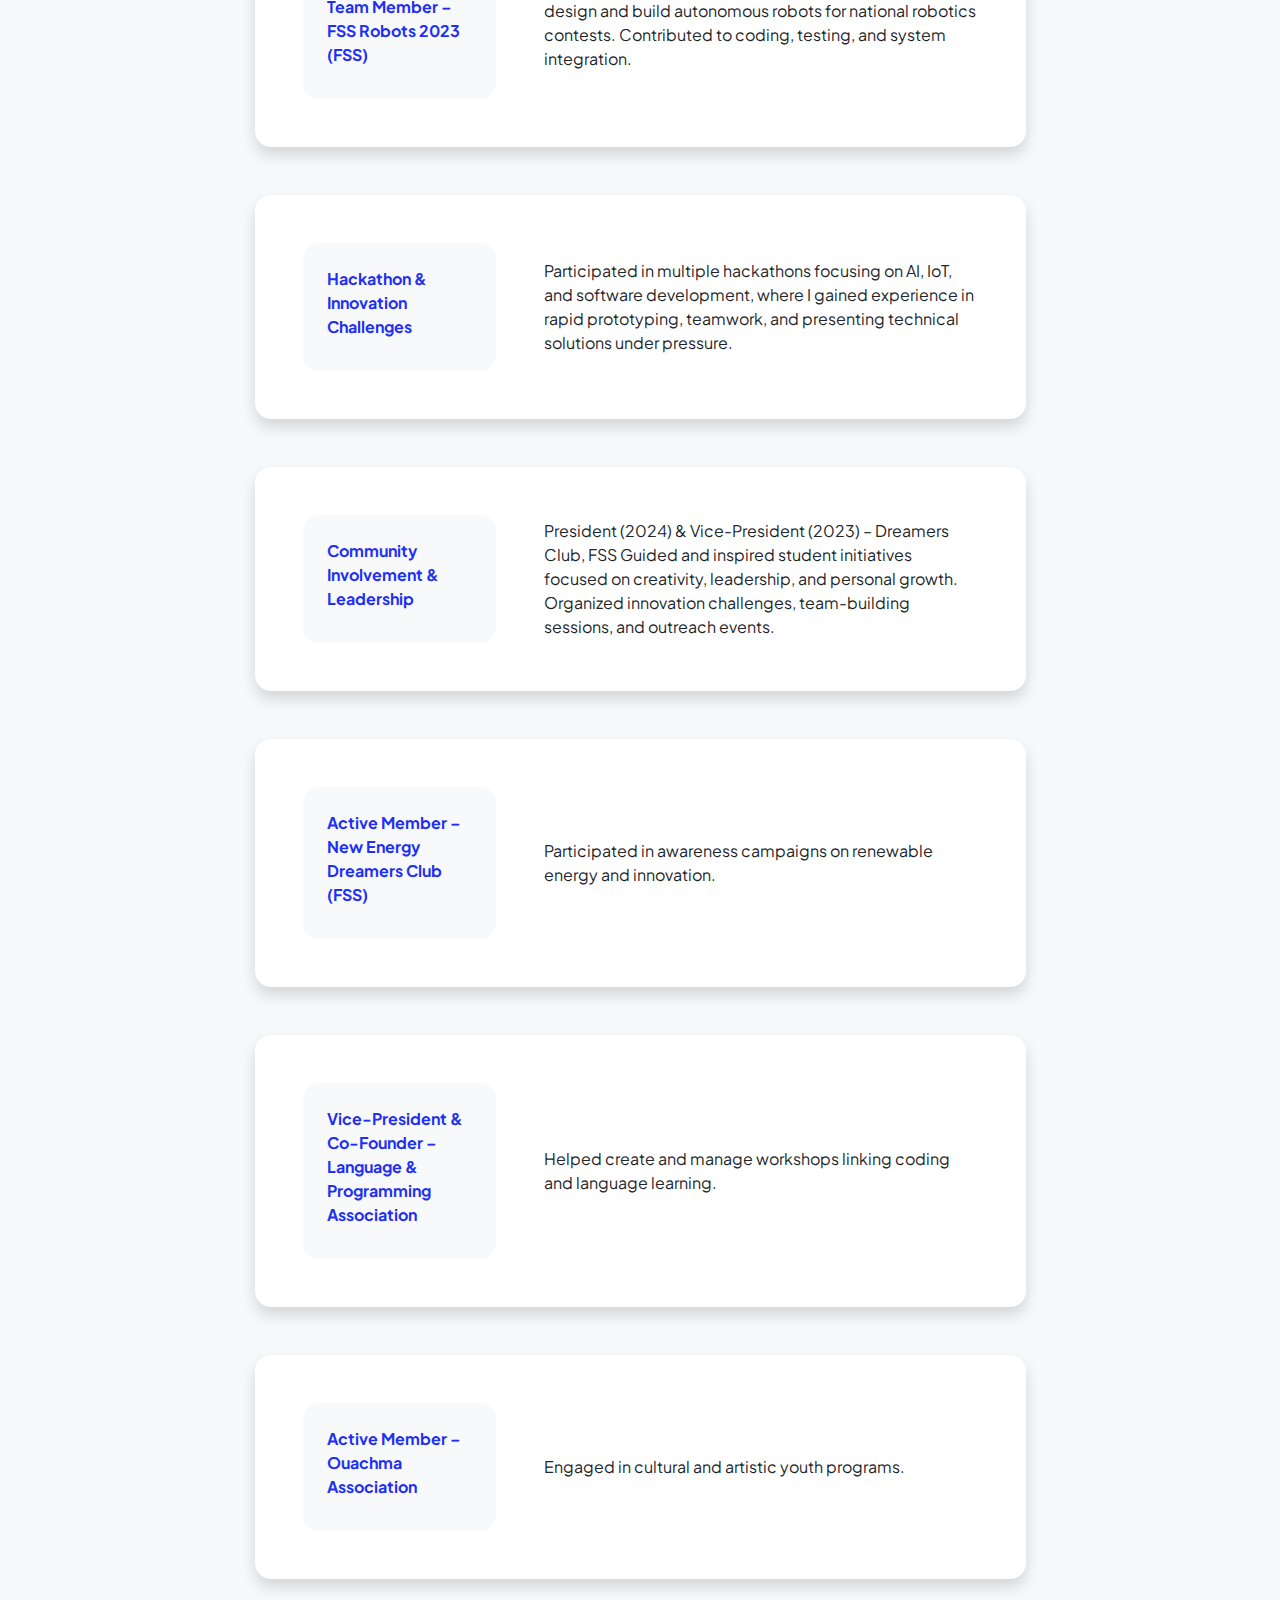
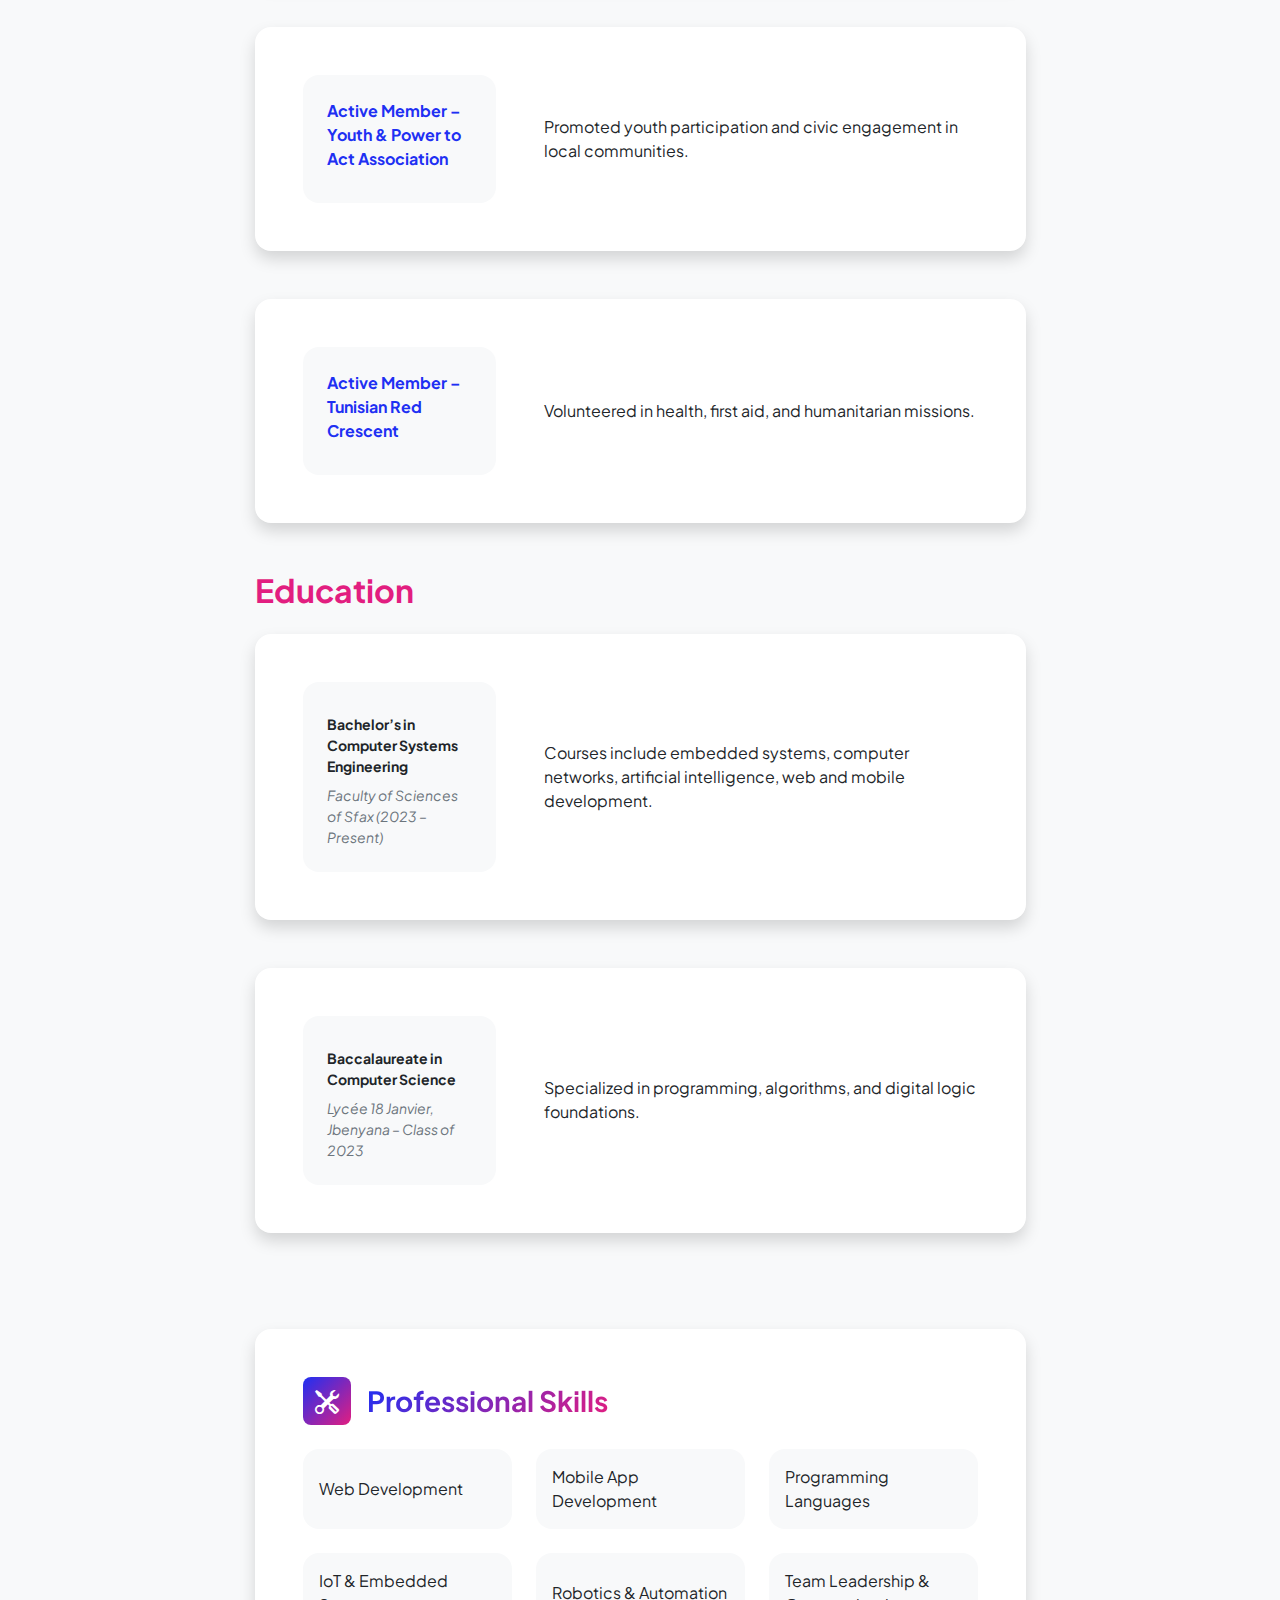
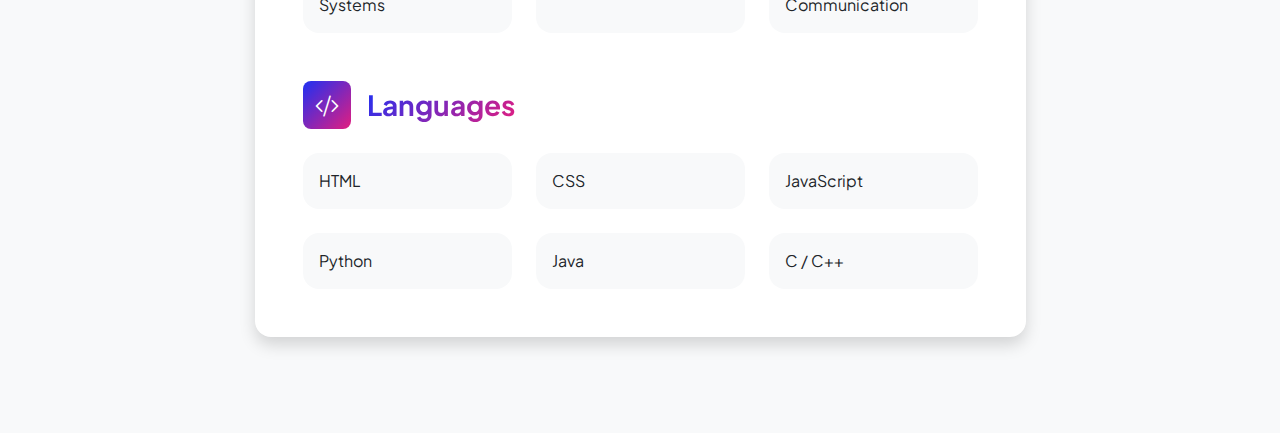
<file: resume.html>
<!DOCTYPE html>
<html lang="en">
    <head>
        <meta charset="utf-8" />
        <meta name="viewport" content="width=device-width, initial-scale=1, shrink-to-fit=no" />
        <meta name="description" content="" />
        <meta name="author" content="" />
        <title>Personal - Start Bootstrap Template</title>
        <!-- Favicon-->
        <link rel="icon" type="image/x-icon" href="assets/favicon.ico" />
        <!-- Custom Google font-->
        <link rel="preconnect" href="https://fonts.googleapis.com" />
        <link rel="preconnect" href="https://fonts.gstatic.com" crossorigin />
        <link href="https://fonts.googleapis.com/css2?family=Plus+Jakarta+Sans:wght@100;200;300;400;500;600;700;800;900&amp;display=swap" rel="stylesheet" />
        <!-- Bootstrap icons-->
        <link href="https://cdn.jsdelivr.net/npm/bootstrap-icons@1.8.1/font/bootstrap-icons.css" rel="stylesheet" />
        <!-- Core theme CSS (includes Bootstrap)-->
        <link href="css/styles.css" rel="stylesheet" />
    </head>
    <body class="d-flex flex-column h-100 bg-light">
        <main class="flex-shrink-0">
            <!-- Navigation-->
            <nav class="navbar navbar-expand-lg navbar-light bg-white py-3">
                <div class="container px-5">
                    <a class="navbar-brand" href="index.html"><span class="fw-bolder text-primary"></span></a>
                    <button class="navbar-toggler" type="button" data-bs-toggle="collapse" data-bs-target="#navbarSupportedContent" aria-controls="navbarSupportedContent" aria-expanded="false" aria-label="Toggle navigation"><span class="navbar-toggler-icon"></span></button>
                    <div class="collapse navbar-collapse" id="navbarSupportedContent">
                        <ul class="navbar-nav ms-auto mb-2 mb-lg-0 small fw-bolder">
                            <li class="nav-item"><a class="nav-link" href="index.html">Home</a></li>
                            <li class="nav-item"><a class="nav-link" href="resume.html">Resume</a></li>
                            <li class="nav-item"><a class="nav-link" href="projects.html">Projects</a></li>
                            <li class="nav-item"><a class="nav-link" href="contact.html">Contact</a></li>
                        </ul>
                    </div>
                </div>
            </nav>
            <!-- Page Content-->
            <div class="container px-5 my-5">
                <div class="text-center mb-5">
                    <h1 class="display-5 fw-bolder mb-0"><span class="text-gradient d-inline">Resume</span></h1>
                </div>
                <div class="row gx-5 justify-content-center">
                    <div class="col-lg-11 col-xl-9 col-xxl-8">
                        <!-- Experience Section-->
                        <section>
                            <div class="d-flex align-items-center justify-content-between mb-4">
                                <h2 class="text-primary fw-bolder mb-0">Experience</h2>
                                <!-- Download resume button-->
                                <!-- Note: Set the link href target to a PDF file within your project-->

                            </div>
                            <!-- Experience Card 1-->
                            <div class="card shadow border-0 rounded-4 mb-5">
                                <div class="card-body p-5">
                                    <div class="row align-items-center gx-5">
                                        <div class="col text-center text-lg-start mb-4 mb-lg-0">
                                            <div class="bg-light p-4 rounded-4">
                                                <div class="text-primary fw-bolder mb-2"> avril 2025 <br> National Award Winner – 3rd Place (Web & Mobile with AI & VR)</div>
                   
                                            </div>
                                        </div>
                                        <div class="col-lg-8"><div>Earned national recognition in a competition organized by SOS Tunisia for developing an innovative web and mobile application integrating artificial intelligence and virtual reality technologies.</div></div>
                                    </div>
                                </div>
                            </div>

                            <div class="card shadow border-0 rounded-4 mb-5">
                                <div class="card-body p-5">
                                    <div class="row align-items-center gx-5">
                                        <div class="col text-center text-lg-start mb-4 mb-lg-0">
                                            <div class="bg-light p-4 rounded-4">
                                                <div class="text-primary fw-bolder mb-2"> avril 2025 <br> Project Lead – Lifeguard (Smart Medical IoT System)</div>
                   
                                            </div>
                                        </div>
                                        <div class="col-lg-8"><div>Designed and produced Lifeguard, a remote healthcare monitoring solution for chronically ill patients. The system uses IoT devices and embedded technology (ESP32 + sensors) to track vitals like heart rate and temperature, and send alerts during health crises.</div></div>
                                    </div>
                                </div>
                            </div>

                            <div class="card shadow border-0 rounded-4 mb-5">
                                <div class="card-body p-5">
                                    <div class="row align-items-center gx-5">
                                        <div class="col text-center text-lg-start mb-4 mb-lg-0">
                                            <div class="bg-light p-4 rounded-4">
                                                <div class="text-primary fw-bolder mb-2"> Programming & Robotics Instructor
                                                </div>
                   
                                            </div>
                                        </div>
                                        <div class="col-lg-8"><div>Delivered hands-on workshops in coding, electronics, and robotics for young students in Scouts Tunisia and SOS Villages. Helped foster technological skills and problem-solving among youth.</div></div>
                                    </div>
                                </div>
                            </div>

                            <div class="card shadow border-0 rounded-4 mb-5">
                                <div class="card-body p-5">
                                    <div class="row align-items-center gx-5">
                                        <div class="col text-center text-lg-start mb-4 mb-lg-0">
                                            <div class="bg-light p-4 rounded-4">
                                                <div class="text-primary fw-bolder mb-2">  Event Coordinator – Cyber Robotics Club (FSS)
                                                </div>
                   
                                            </div>
                                        </div>
                                        <div class="col-lg-8"><div>Organized and led tech events, workshops, and competitions within the Cyber Robotics Club. Responsibilities included logistics, technical support, and mentorship of junior members.</div></div>
                                    </div>
                                </div>
                            </div>


                            <div class="card shadow border-0 rounded-4 mb-5">
                                <div class="card-body p-5">
                                    <div class="row align-items-center gx-5">
                                        <div class="col text-center text-lg-start mb-4 mb-lg-0">
                                            <div class="bg-light p-4 rounded-4">
                                                <div class="text-primary fw-bolder mb-2">  National Robotics Team Member – FSS Robots 2023 (FSS)
                                                </div>
                   
                                            </div>
                                        </div>
                                        <div class="col-lg-8"><div>Collaborated with a team of engineering students to design and build autonomous robots for national robotics contests. Contributed to coding, testing, and system integration.</div></div>
                                    </div>
                                </div>
                            </div>


                            <div class="card shadow border-0 rounded-4 mb-5">
                                <div class="card-body p-5">
                                    <div class="row align-items-center gx-5">
                                        <div class="col text-center text-lg-start mb-4 mb-lg-0">
                                            <div class="bg-light p-4 rounded-4">
                                                <div class="text-primary fw-bolder mb-2">   Hackathon & Innovation Challenges
                                                </div>
                   
                                            </div>
                                        </div>
                                        <div class="col-lg-8"><div>Participated in multiple hackathons focusing on AI, IoT, and software development, where I gained experience in rapid prototyping, teamwork, and presenting technical solutions under pressure.</div></div>
                                    </div>
                                </div>
                            </div>


                            <div class="card shadow border-0 rounded-4 mb-5">
                                <div class="card-body p-5">
                                    <div class="row align-items-center gx-5">
                                        <div class="col text-center text-lg-start mb-4 mb-lg-0">
                                            <div class="bg-light p-4 rounded-4">
                                                <div class="text-primary fw-bolder mb-2">  Community Involvement & Leadership
                                                </div>
                   
                                            </div>
                                        </div>
                                        <div class="col-lg-8"><div>President (2024) & Vice-President (2023) – Dreamers Club, FSS
                                            Guided and inspired student initiatives focused on creativity, leadership, and personal growth. Organized innovation challenges, team-building sessions, and outreach events.</div></div>
                                    </div>
                                </div>
                            </div>

                            
                            <div class="card shadow border-0 rounded-4 mb-5">
                                <div class="card-body p-5">
                                    <div class="row align-items-center gx-5">
                                        <div class="col text-center text-lg-start mb-4 mb-lg-0">
                                            <div class="bg-light p-4 rounded-4">
                                                <div class="text-primary fw-bolder mb-2"> Active Member – New Energy Dreamers Club (FSS)
                                                </div>
                   
                                            </div>
                                        </div>
                                        <div class="col-lg-8"><div>Participated in awareness campaigns on renewable energy and innovation.</div></div>
                                    </div>
                                </div>
                            </div>


                            <div class="card shadow border-0 rounded-4 mb-5">
                                <div class="card-body p-5">
                                    <div class="row align-items-center gx-5">
                                        <div class="col text-center text-lg-start mb-4 mb-lg-0">
                                            <div class="bg-light p-4 rounded-4">
                                                <div class="text-primary fw-bolder mb-2">Vice-President & Co-Founder – Language & Programming Association
                                                </div>
                   
                                            </div>
                                        </div>
                                        <div class="col-lg-8"><div>Helped create and manage workshops linking coding and language learning.</div></div>
                                    </div>
                                </div>
                            </div>

                            <div class="card shadow border-0 rounded-4 mb-5">
                                <div class="card-body p-5">
                                    <div class="row align-items-center gx-5">
                                        <div class="col text-center text-lg-start mb-4 mb-lg-0">
                                            <div class="bg-light p-4 rounded-4">
                                                <div class="text-primary fw-bolder mb-2">Active Member – Ouachma Association
                                                </div>
                   
                                            </div>
                                        </div>
                                        <div class="col-lg-8"><div>Engaged in cultural and artistic youth programs.</div></div>
                                    </div>
                                </div>
                            </div>

                            <div class="card shadow border-0 rounded-4 mb-5">
                                <div class="card-body p-5">
                                    <div class="row align-items-center gx-5">
                                        <div class="col text-center text-lg-start mb-4 mb-lg-0">
                                            <div class="bg-light p-4 rounded-4">
                                                <div class="text-primary fw-bolder mb-2">Active Member – Youth & Power to Act Association
                                                </div>
                   
                                            </div>
                                        </div>
                                        <div class="col-lg-8"><div>Promoted youth participation and civic engagement in local communities.</div></div>
                                    </div>
                                </div>
                            </div>


                            <div class="card shadow border-0 rounded-4 mb-5">
                                <div class="card-body p-5">
                                    <div class="row align-items-center gx-5">
                                        <div class="col text-center text-lg-start mb-4 mb-lg-0">
                                            <div class="bg-light p-4 rounded-4">
                                                <div class="text-primary fw-bolder mb-2">Active Member – Tunisian Red Crescent
                                                </div>
                   
                                            </div>
                                        </div>
                                        <div class="col-lg-8"><div>Volunteered in health, first aid, and humanitarian missions.

                                        </div></div>
                                    </div>
                                </div>
                            </div>






                        <!-- Education Section-->
                        <section>
                            <h2 class="text-secondary fw-bolder mb-4">Education</h2>
                            <!-- Education Card 1-->
                            <div class="card shadow border-0 rounded-4 mb-5">
                                <div class="card-body p-5">
                                    <div class="row align-items-center gx-5">
                                        <div class="col text-center text-lg-start mb-4 mb-lg-0">
                                            <div class="bg-light p-4 rounded-4">
                                                <div class="text-secondary fw-bolder mb-2"></div>
                                                <div class="mb-2">
                                                    <div class="small fw-bolder">Bachelor’s in Computer Systems Engineering</div>
                                        
                                                </div>
                                                <div class="fst-italic">
                                              
                                                    <div class="small text-muted">Faculty of Sciences of Sfax (2023 – Present)</div>
                                                </div>
                                            </div>
                                        </div>
                                        <div class="col-lg-8"><div>Courses include embedded systems, computer networks, artificial intelligence, web and mobile development.</div></div>
                                    </div>
                                </div>
                            </div>
                            <!-- Education Card 2-->
             

                            <div class="card shadow border-0 rounded-4 mb-5">
                                <div class="card-body p-5">
                                    <div class="row align-items-center gx-5">
                                        <div class="col text-center text-lg-start mb-4 mb-lg-0">
                                            <div class="bg-light p-4 rounded-4">
                                                <div class="text-secondary fw-bolder mb-2"></div>
                                                <div class="mb-2">
                                                    <div class="small fw-bolder">Baccalaureate in Computer Science</div>
                                        
                                                </div>
                                                <div class="fst-italic">
                                              
                                                    <div class="small text-muted">Lycée 18 Janvier, Jbenyana – Class of 2023</div>
                                                </div>
                                            </div>
                                        </div>
                                        <div class="col-lg-8"><div>Specialized in programming, algorithms, and digital logic foundations.</div></div>
                                    </div>
                                </div>
                            </div>



                        </section>
                        <!-- Divider-->
                        <div class="pb-5"></div>
                        <!-- Skills Section-->
                        <section>
                            <!-- Skillset Card-->
                            <div class="card shadow border-0 rounded-4 mb-5">
                                <div class="card-body p-5">
                                    <!-- Professional skills list-->
                                    <div class="mb-5">
                                        <div class="d-flex align-items-center mb-4">
                                            <div class="feature bg-primary bg-gradient-primary-to-secondary text-white rounded-3 me-3"><i class="bi bi-tools"></i></div>
                                            <h3 class="fw-bolder mb-0"><span class="text-gradient d-inline">Professional Skills</span></h3>
                                        </div>
                                        <div class="row row-cols-1 row-cols-md-3 mb-4">
                                            <div class="col mb-4 mb-md-0"><div class="d-flex align-items-center bg-light rounded-4 p-3 h-100">Web Development</div></div>
                                            <div class="col mb-4 mb-md-0"><div class="d-flex align-items-center bg-light rounded-4 p-3 h-100">Mobile App Development</div></div>
                                            <div class="col"><div class="d-flex align-items-center bg-light rounded-4 p-3 h-100">Programming Languages</div></div>
                                        </div>
                                        <div class="row row-cols-1 row-cols-md-3">
                                            <div class="col mb-4 mb-md-0"><div class="d-flex align-items-center bg-light rounded-4 p-3 h-100">IoT & Embedded Systems</div></div>
                                            <div class="col mb-4 mb-md-0"><div class="d-flex align-items-center bg-light rounded-4 p-3 h-100">Robotics & Automation</div></div>
                                            <div class="col"><div class="d-flex align-items-center bg-light rounded-4 p-3 h-100">Team Leadership & Communication</div></div>
                                        </div>
                                    </div>
                                    <!-- Languages list-->
                                    <div class="mb-0">
                                        <div class="d-flex align-items-center mb-4">
                                            <div class="feature bg-primary bg-gradient-primary-to-secondary text-white rounded-3 me-3"><i class="bi bi-code-slash"></i></div>
                                            <h3 class="fw-bolder mb-0"><span class="text-gradient d-inline">Languages</span></h3>
                                        </div>
                                        <div class="row row-cols-1 row-cols-md-3 mb-4">
                                            <div class="col mb-4 mb-md-0"><div class="d-flex align-items-center bg-light rounded-4 p-3 h-100">HTML</div></div>
                                            <div class="col mb-4 mb-md-0"><div class="d-flex align-items-center bg-light rounded-4 p-3 h-100">CSS</div></div>
                                            <div class="col"><div class="d-flex align-items-center bg-light rounded-4 p-3 h-100">JavaScript</div></div>
                                        </div>
                                        <div class="row row-cols-1 row-cols-md-3">
                                            <div class="col mb-4 mb-md-0"><div class="d-flex align-items-center bg-light rounded-4 p-3 h-100">Python</div></div>
                                            <div class="col mb-4 mb-md-0"><div class="d-flex align-items-center bg-light rounded-4 p-3 h-100">Java</div></div>
                                            <div class="col"><div class="d-flex align-items-center bg-light rounded-4 p-3 h-100">C / C++</div></div>
                                        </div>
                                    </div>
                                </div>
                            </div>
                        </section>
                    </div>
                </div>
            </div>
        </main>

        <!-- Bootstrap core JS-->
        <script src="https://cdn.jsdelivr.net/npm/bootstrap@5.2.3/dist/js/bootstrap.bundle.min.js"></script>
        <!-- Core theme JS-->
        <script src="js/scripts.js"></script>
    </body>
</html>
</file>
